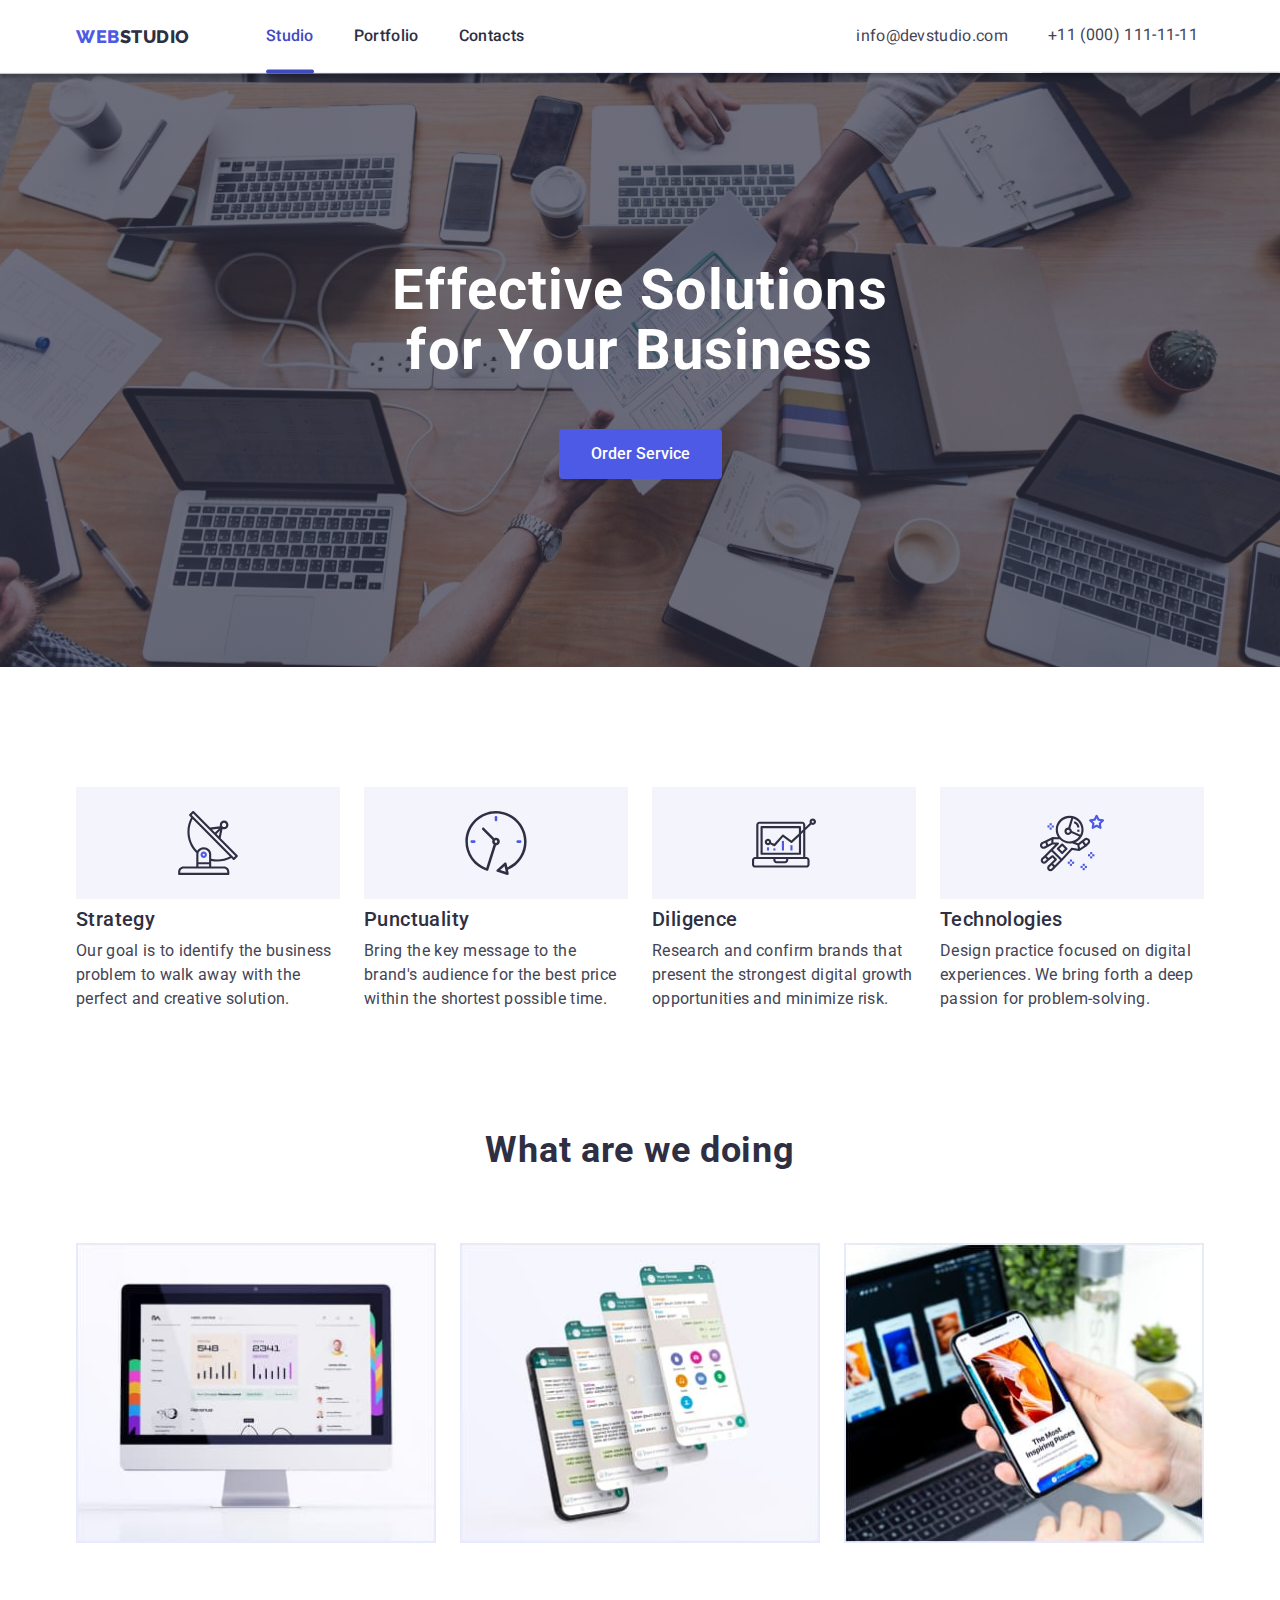
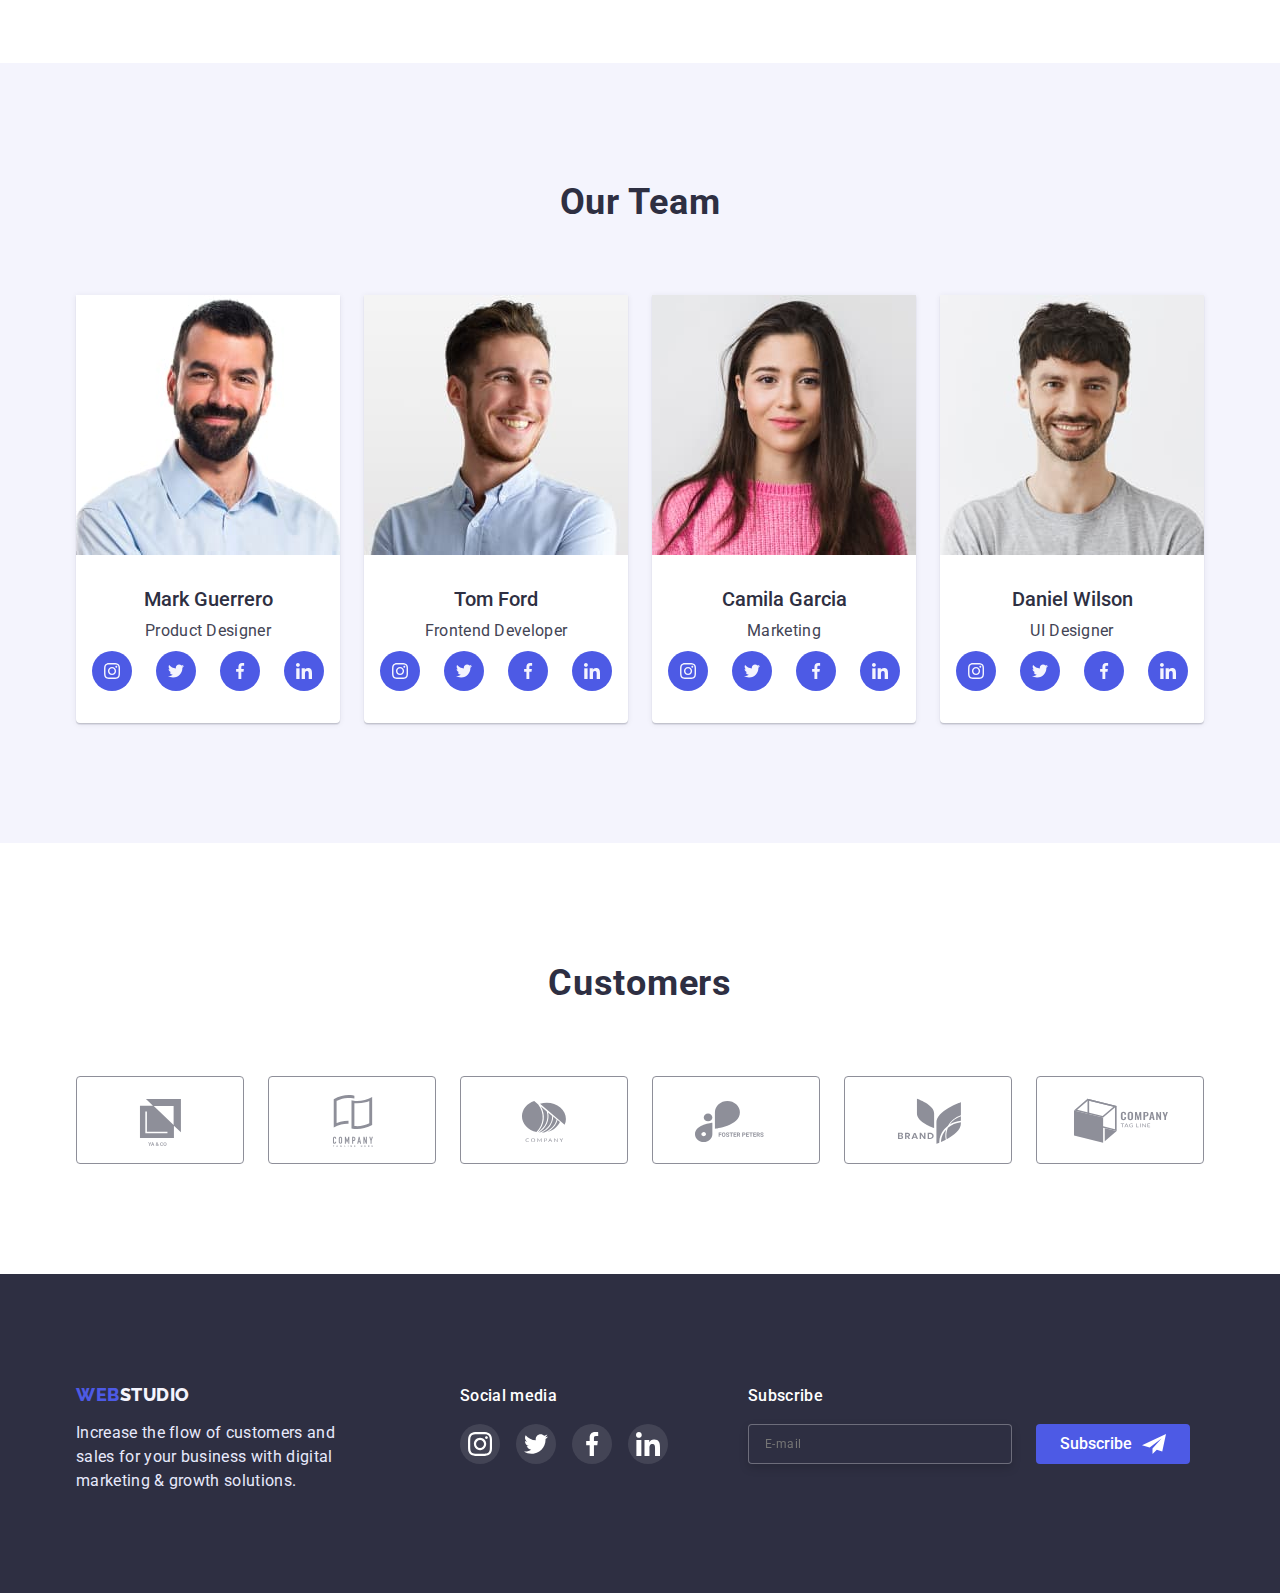
<file: index.html>
<!DOCTYPE html>
<html lang="en">
  <head>
    <meta charset="UTF-8" />
    <meta http-equiv="X-UA-Compatible" content="IE=edge" />
    <meta name="viewport" content="width=device-width, initial-scale=1.0" />
    <title>Document</title>
    <link
      rel="stylesheet"
      href="https://cdn.jsdelivr.net/npm/modern-normalize@1.1.0/modern-normalize.min.css"
    />
    <link rel="preconnect" href="https://fonts.googleapis.com" />
    <link rel="preconnect" href="https://fonts.gstatic.com" crossorigin />
    <link
      href="https://fonts.googleapis.com/css2?family=Raleway:wght@800&family=Roboto:wght@400;500;700;900&display=swap"
      rel="stylesheet"
    />
    <link rel="stylesheet" href="./css/styles.css" />
  </head>

  <body>
    <!--HEADER-->
    <header class="top-header">
      <div class="container page-header-container">
        <nav class="navigation">
          <a class="link logo" href="./index.html"
            ><span class="logo-span">Web</span>Studio</a
          >
          <ul class="menu list">
            <li class="menu-item">
              <a class="menu-nav link studio-after" href="./index.html"
                >Studio</a
              >
            </li>
            <li class="menu-item">
              <a class="menu-nav link" href="./portfolio.html">Portfolio</a>
            </li>
            <li class="menu-item">
              <a class="menu-nav link" href="">Contacts</a>
            </li>
          </ul>
        </nav>
        <address class="address-content">
          <ul class="list contact">
            <li>
              <a class="link mail address" href="mailto:info@devstudio.com"
                >info@devstudio.com</a
              >
            </li>
            <li class="number">
              <a class="phone-number link address" href="tel:+110001111111"
                >+11 (000) 111-11-11</a
              >
            </li>
          </ul>
        </address>
      </div>
    </header>
    <!--PAGE-->
    <main>
      <!--SECTION1-->
      <section class="hero-background section">
        <div class="container page-hero-container">
          <h1 class="hero">Effective Solutions for Your Business</h1>
          <button class="modal-btn modal-text" type="button" data-modal-open>
            Order Service
          </button>
        </div>
      </section>
      <!-- SECTION2 -->
      <section class="start">
        <div class="container page-start-container">
          <h2 class="visually-hidden">Qualities</h2>
          <ul class="list start-item">
            <li class="start-paragraph-text">
              <div class="decorative-container">
                <svg class="decorative-icons" width="64" height="64">
                  <use href="./images/icons.svg#icon-antenna"></use>
                </svg>
              </div>
              <h3 class="start-paragraph">Strategy</h3>
              <p class="start-text">
                Our goal is to identify the business problem to walk away with
                the perfect and creative solution.
              </p>
            </li>
            <li class="start-paragraph-text">
              <div class="decorative-container">
                <svg class="decorative-icons" width="64" height="64">
                  <use href="./images/icons.svg#icon-clock"></use>
                </svg>
              </div>
              <h3 class="start-paragraph">Punctuality</h3>
              <p class="start-text">
                Bring the key message to the brand's audience for the best price
                within the shortest possible time.
              </p>
            </li>
            <li class="start-paragraph-text">
              <div class="decorative-container">
                <svg class="decorative-icons" width="64" height="64">
                  <use href="./images/icons.svg#icon-diagram"></use>
                </svg>
              </div>
              <h3 class="start-paragraph">Diligence</h3>
              <p class="start-text">
                Research and confirm brands that present the strongest digital
                growth opportunities and minimize risk.
              </p>
            </li>
            <li class="start-paragraph-text">
              <div class="decorative-container">
                <svg class="decorative-icons" width="64" height="64">
                  <use href="./images/icons.svg#icon-astronaut"></use>
                </svg>
              </div>
              <h3 class="start-paragraph">Technologies</h3>
              <p class="start-text">
                Design practice focused on digital experiences. We bring forth a
                deep passion for problem-solving.
              </p>
            </li>
          </ul>
        </div>
      </section>
      <!-- SECTION3 -->
      <section class="content">
        <div class="container page-content-container">
          <h2 class="subject">What are we doing</h2>
          <ul class="list content-container-item">
            <li class="content-item">
              <img
                class="content-pic"
                src="./images/rectanglea.jpg"
                alt="monitor"
                width="360"
              />
            </li>
            <li class="content-item">
              <img
                class="content-pic"
                src="./images/rectangleb.jpg"
                alt="phone screen copies"
                width="360"
              />
            </li>
            <li class="content-item">
              <img
                class="content-pic"
                src="./images/rectanglec.jpg"
                alt="phone in hand and laptop"
                width="360"
              />
            </li>
          </ul>
        </div>
      </section>
      <!-- SECTION4 -->
      <section class="aside">
        <div class="container">
          <h2 class="subject">Our Team</h2>
          <ul class="list aside-container-item">
            <li class="aside-item">
              <img
                class="aside-pic"
                src="./images/imga.jpg"
                alt="man"
                width="264"
              />
              <div class="container-subtitle-aside">
                <h3 class="subtitle">Mark Guerrero</h3>
                <p class="aside-desc">Product Designer</p>
                <ul class="list socials-list">
                  <li class="socials-item">
                    <a class="socials-link" href="https://www.instagram.com/">
                      <svg class="socials-icon" width="16" height="16">
                        <use href="./images/icons.svg#icon-instagram"></use>
                      </svg>
                    </a>
                  </li>
                  <li class="socials-item">
                    <a class="socials-link" href="https://twitter.com/">
                      <svg class="socials-icon" width="16" height="16">
                        <use href="./images/icons.svg#icon-twitter"></use>
                      </svg>
                    </a>
                  </li>
                  <li class="socials-item">
                    <a class="socials-link" href="https://www.facebook.com">
                      <svg class="socials-icon" width="16" height="16">
                        <use href="./images/icons.svg#icon-facebook"></use>
                      </svg>
                    </a>
                  </li>
                  <li class="socials-item">
                    <a class="socials-link" href="https://ru.linkedin.com/">
                      <svg class="socials-icon" width="16" height="16">
                        <use href="./images/icons.svg#icon-linkedin"></use>
                      </svg>
                    </a>
                  </li>
                </ul>
              </div>
            </li>
            <li class="aside-item">
              <img
                class="aside-pic"
                src="./images/imgb.jpg"
                alt="man"
                width="264"
              />
              <div class="container-subtitle-aside">
                <h3 class="subtitle">Tom Ford</h3>
                <p class="aside-desc">Frontend Developer</p>
                <ul class="list socials-list">
                  <li class="socials-item">
                    <a class="socials-link" href="https://www.instagram.com/">
                      <svg class="socials-icon" width="16" height="16">
                        <use href="./images/icons.svg#icon-instagram"></use>
                      </svg>
                    </a>
                  </li>
                  <li class="socials-item">
                    <a class="socials-link" href="https://twitter.com/">
                      <svg class="socials-icon" width="16" height="16">
                        <use href="./images/icons.svg#icon-twitter"></use>
                      </svg>
                    </a>
                  </li>
                  <li class="socials-item">
                    <a class="socials-link" href="https://www.facebook.com">
                      <svg class="socials-icon" width="16" height="16">
                        <use href="./images/icons.svg#icon-facebook"></use>
                      </svg>
                    </a>
                  </li>
                  <li class="socials-item">
                    <a class="socials-link" href="https://ru.linkedin.com/">
                      <svg class="socials-icon" width="16" height="16">
                        <use href="./images/icons.svg#icon-linkedin"></use>
                      </svg>
                    </a>
                  </li>
                </ul>
              </div>
            </li>
            <li class="aside-item">
              <img
                class="aside-pic"
                src="./images/imgc.jpg"
                alt="nice woman"
                width="264"
              />
              <div class="container-subtitle-aside">
                <h3 class="subtitle">Camila Garcia</h3>
                <p class="aside-desc">Marketing</p>
                <ul class="list socials-list">
                  <li class="socials-item">
                    <a class="socials-link" href="https://www.instagram.com/">
                      <svg class="socials-icon" width="16" height="16">
                        <use href="./images/icons.svg#icon-instagram"></use>
                      </svg>
                    </a>
                  </li>
                  <li class="socials-item">
                    <a class="socials-link" href="https://twitter.com/">
                      <svg class="socials-icon" width="16" height="16">
                        <use href="./images/icons.svg#icon-twitter"></use>
                      </svg>
                    </a>
                  </li>
                  <li class="socials-item">
                    <a class="socials-link" href="https://www.facebook.com">
                      <svg class="socials-icon" width="16" height="16">
                        <use href="./images/icons.svg#icon-facebook"></use>
                      </svg>
                    </a>
                  </li>
                  <li class="socials-item">
                    <a class="socials-link" href="https://ru.linkedin.com/">
                      <svg class="socials-icon" width="16" height="16">
                        <use href="./images/icons.svg#icon-linkedin"></use>
                      </svg>
                    </a>
                  </li>
                </ul>
              </div>
            </li>
            <li class="aside-item">
              <img
                class="aside-pic"
                src="./images/imgd.jpg"
                alt="man"
                width="264"
              />
              <div class="container-subtitle-aside">
                <h3 class="subtitle">Daniel Wilson</h3>
                <p class="aside-desc">UI Designer</p>
                <ul class="list socials-list">
                  <li class="socials-item">
                    <a class="socials-link" href="https://www.instagram.com/">
                      <svg class="socials-icon" width="16" height="16">
                        <use href="./images/icons.svg#icon-instagram"></use>
                      </svg>
                    </a>
                  </li>
                  <li class="socials-item">
                    <a class="socials-link" href="https://twitter.com/">
                      <svg class="socials-icon" width="16" height="16">
                        <use href="./images/icons.svg#icon-twitter"></use>
                      </svg>
                    </a>
                  </li>
                  <li class="socials-item">
                    <a class="socials-link" href="https://www.facebook.com">
                      <svg class="socials-icon" width="16" height="16">
                        <use href="./images/icons.svg#icon-facebook"></use>
                      </svg>
                    </a>
                  </li>
                  <li class="socials-item">
                    <a class="socials-link" href="https://ru.linkedin.com/">
                      <svg class="socials-icon" width="16" height="16">
                        <use href="./images/icons.svg#icon-linkedin"></use>
                      </svg>
                    </a>
                  </li>
                </ul>
              </div>
            </li>
          </ul>
        </div>
      </section>
      <!-- SECTION5 -->
      <section class="clients">
        <div class="container">
          <h2 class="clients-subtitle">Customers</h2>
          <ul class="list clients-list">
            <li class="clients-item">
              <a class="clients-link" href="#">
                <svg class="clients-icon" width="104" height="56">
                  <use href="./images/icons.svg#icon-yaco"></use>
                </svg>
              </a>
            </li>
            <li class="clients-item">
              <a class="clients-link" href="#">
                <svg class="clients-icon" width="104" height="56">
                  <use href="./images/icons.svg#icon-heretagline"></use>
                </svg>
              </a>
            </li>
            <li class="clients-item">
              <a class="clients-link" href="#">
                <svg class="clients-icon" width="104" height="56">
                  <use href="./images/icons.svg#icon-company"></use>
                </svg>
              </a>
            </li>
            <li class="clients-item">
              <a class="clients-link" href="#">
                <svg class="clients-icon" width="104" height="56">
                  <use href="./images/icons.svg#icon-fosterpeters"></use>
                </svg>
              </a>
            </li>
            <li class="clients-item">
              <a class="clients-link" href="#">
                <svg class="clients-icon" width="104" height="56">
                  <use href="./images/icons.svg#icon-brand"></use>
                </svg>
              </a>
            </li>
            <li class="clients-item">
              <a class="clients-link" href="#">
                <svg class="clients-icon" width="104" height="56">
                  <use href="./images/icons.svg#icon-tagline"></use>
                </svg>
              </a>
            </li>
          </ul>
        </div>
      </section>
    </main>
    <!--FOOTER-->
    <footer class="holder">
      <div class="container container-holder">
        <div class="page-footer-holder">
          <a class="link logo holder-logo-link" href="./index.html"
            ><span class="logo-span">Web</span>
            <span class="holder-span">Studio</span>
          </a>
          <p class="holder-text">
            Increase the flow of customers and sales for your business with
            digital marketing & growth solutions.
          </p>
        </div>
        <div class="holder-container-icons">
          <h2 class="holder-icon-subtitle">Social media</h2>
          <ul class="list holder-list">
            <li class="holder-item">
              <a class="holder-link" href="https://www.instagram.com/">
                <svg class="holder-icon" width="24" height="24">
                  <use href="./images/icons.svg#icon-instagram"></use>
                </svg>
              </a>
            </li>
            <li class="holder-item">
              <a class="holder-link" href="https://twitter.com/">
                <svg class="holder-icon" width="24" height="24">
                  <use href="./images/icons.svg#icon-twitter"></use>
                </svg>
              </a>
            </li>
            <li class="holder-item">
              <a class="holder-link" href="https://www.facebook.com">
                <svg class="holder-icon" width="24" height="24">
                  <use href="./images/icons.svg#icon-facebook"></use>
                </svg>
              </a>
            </li>
            <li class="holder-item">
              <a class="holder-link" href="https://ru.linkedin.com/">
                <svg class="holder-icon" width="24" height="24">
                  <use href="./images/icons.svg#icon-linkedin"></use>
                </svg>
              </a>
            </li>
          </ul>
        </div>
        <form
          class="form-footer"
          name="subsccribe-form"
          autocomplete="on"
          novalidate
        >
          <div class="form-container-footer">
            <p class="holder-icon-subtitle">Subscribe</p>
            <input
              class="input-footer place-input-footer"
              type="email"
              name="subscribe-user"
              placeholder="E-mail"
              aria-label="email"
            />
          </div>
          <button class="modal-btn modal-text exclusiv-btnform" type="submit">
            Subscribe
            <svg class="butticon-footer" width="24" height="24">
              <use href="./images/icons.svg#icon-iconsend"></use>
            </svg>
          </button>
        </form>
      </div>
    </footer>
    <div class="backdrop is-hidden" data-modal>
      <div class="modal-window">
        <button type="button" class="modal-close-window" data-modal-close>
          <svg class="iconbutton" width="8" height="8">
            <use href="./images/icons.svg#icon-closebutton"></use>
          </svg>
        </button>
        <form class="form" name="contact-form" autocomplete="on" novalidate>
          <p class="paragraph-form">
            Leave your contacts and we will call you back
          </p>
          <label class="form-label" for="user-name">Name</label>
          <span class="span-input-svg">
            <input
              class="form-input"
              id="user-name"
              type="text"
              name="user-name"
              required
            />
            <svg class="form-icon" width="18" height="18">
              <use href="./images/icons.svg#icon-person"></use>
            </svg>
          </span>
          <label class="form-labels form-label" for="user-phone">Phone</label>
          <span class="span-input-svg">
            <input
              class="form-input"
              id="user-phone"
              type="tel"
              name="user-phone"
              required
            />
            <svg class="form-icon" width="18" height="24">
              <use href="./images/icons.svg#icon-phone"></use>
            </svg>
          </span>
          <label class="form-labels form-label" for="email">Email</label>
          <span class="span-input-svg">
            <input
              class="form-input"
              id="email"
              type="text"
              name="email"
              required
            />
            <svg class="form-icon" width="18" height="24">
              <use href="./images/icons.svg#icon-email"></use>
            </svg>
          </span>

          <label class="form-labels form-label" for="user-comment"
            >Comment</label
          >
          <textarea
            class="form-textarea"
            name="user-comment"
            id="user-comment"
            placeholder="Text input"
          >
          </textarea>
          <div class="container-checkbox">
            <label class="agreement-form">
              <input
                class="visually-hidden input-checkbox"
                type="checkbox"
                name="agreement"
              />
              <span class="span-check"></span>
              I accept the terms and conditions of the
              <a class="link-form" href="#">Privacy Policy</a>
            </label>
          </div>
          <button class="modal-btn modal-text button-submit-form" type="submit">
            Send
          </button>
        </form>
      </div>
    </div>
    <script src="./js/modal.js"></script>
  </body>
</html>
</file>
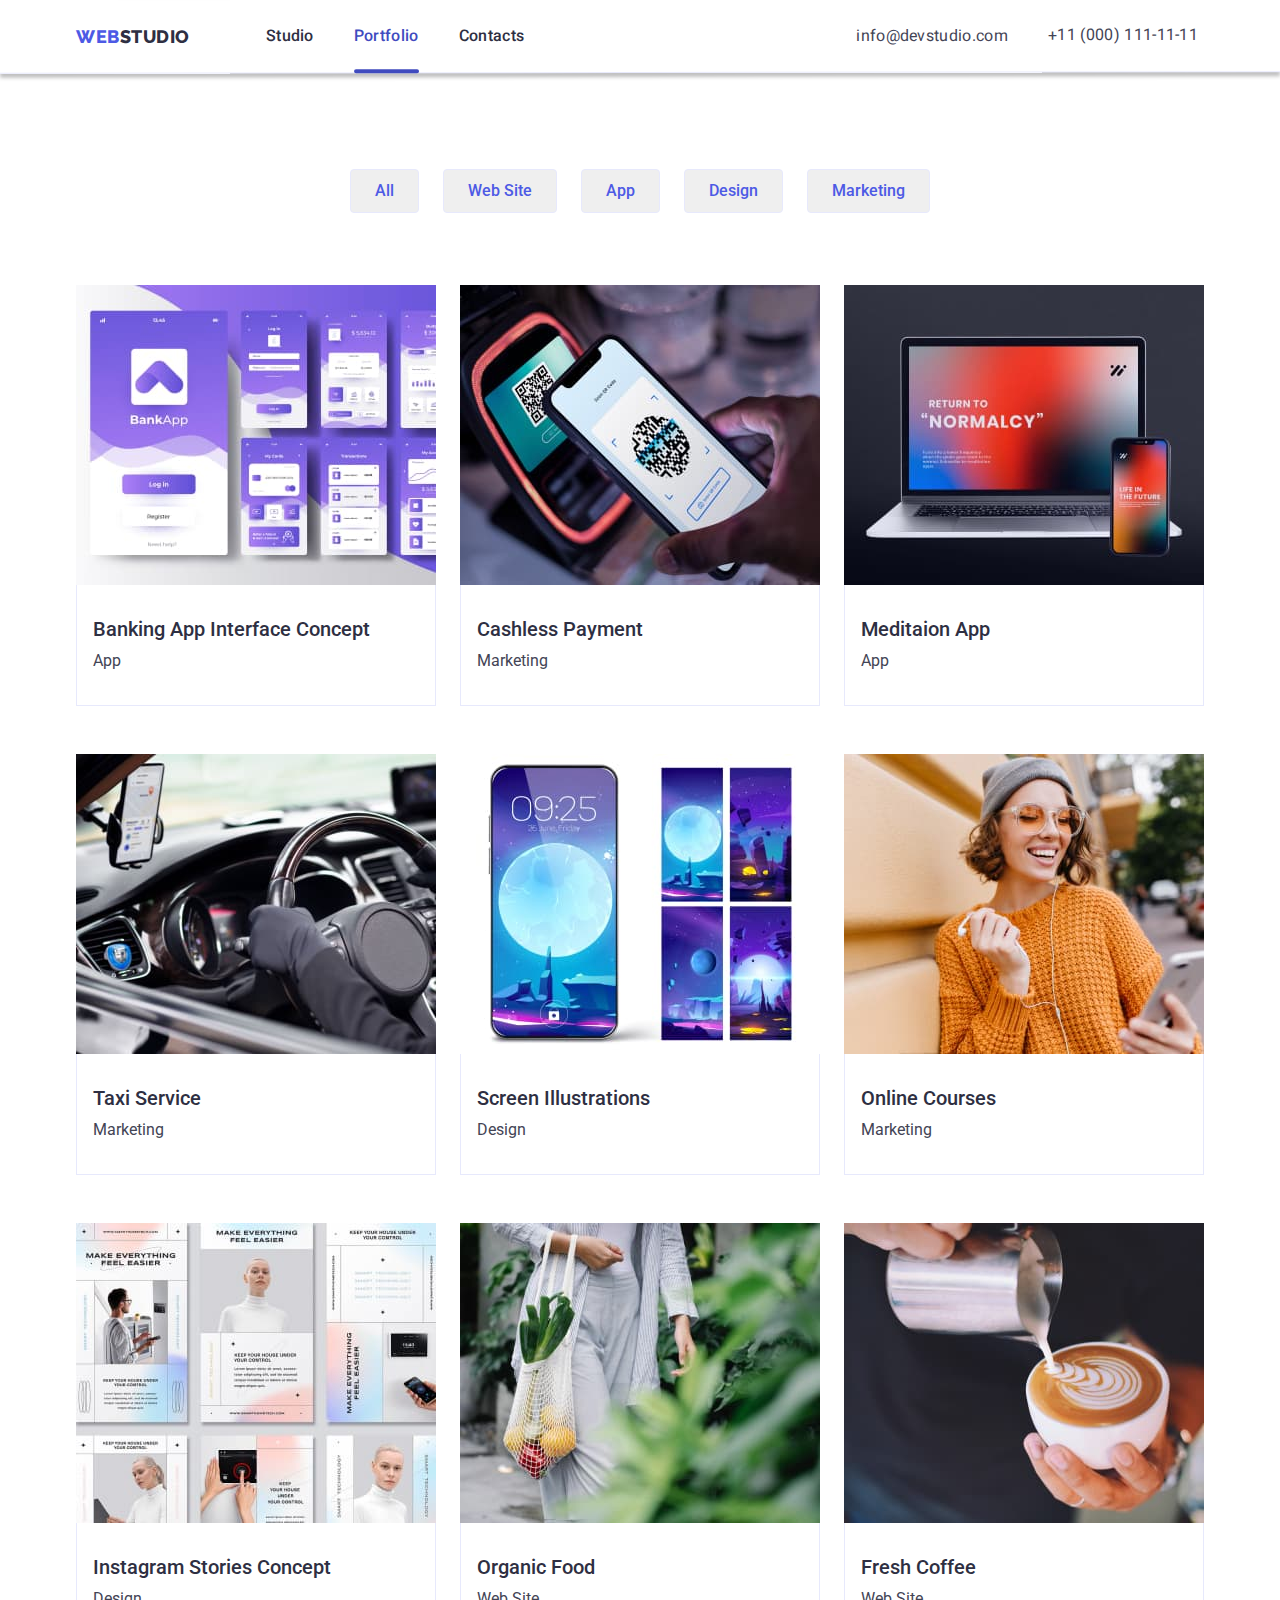
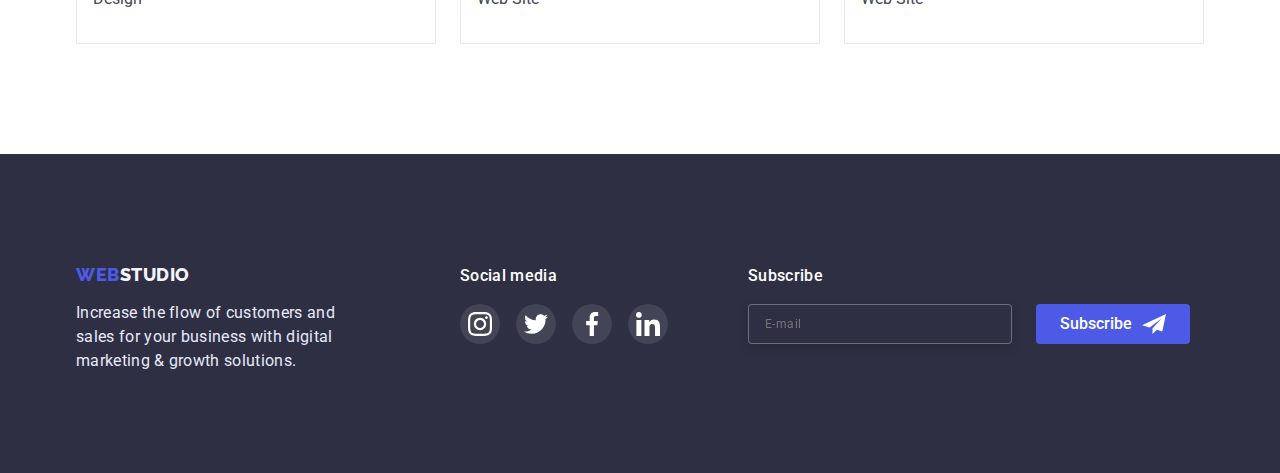
<file: portfolio.html>
<!DOCTYPE html>
<html lang="en">
  <head>
    <meta charset="UTF-8" />
    <meta http-equiv="X-UA-Compatible" content="IE=edge" />
    <meta name="viewport" content="width=device-width, initial-scale=1.0" />
    <title>Document</title>
    <link
      rel="stylesheet"
      href="https://cdn.jsdelivr.net/npm/modern-normalize@1.1.0/modern-normalize.min.css"
    />
    <link rel="preconnect" href="https://fonts.googleapis.com" />
    <link rel="preconnect" href="https://fonts.gstatic.com" crossorigin />
    <link
      href="https://fonts.googleapis.com/css2?family=Raleway:wght@800&family=Roboto:wght@400;500;700;900&display=swap"
      rel="stylesheet"
    />
    <link rel="stylesheet" href="./css/styles.css" />
  </head>
  <body>
    <!-- HEADER -->
    <header class="top-header">
      <div class="container page-header-container">
        <nav class="navigation">
          <a class="link logo" href="./index.html"
            ><span class="logo-span">Web</span>Studio</a
          >
          <ul class="menu list">
            <li class="menu-item">
              <a class="menu-nav link" href="./index.html">Studio</a>
            </li>
            <li class="menu-item">
              <a class="menu-nav link studio-after" href="./portfolio.html"
                >Portfolio</a
              >
            </li>
            <li class="menu-item">
              <a class="menu-nav link" href="">Contacts</a>
            </li>
          </ul>
        </nav>
        <address class="address-content">
          <ul class="list contact">
            <li>
              <a class="link mail address" href="mailto:info@devstudio.com"
                >info@devstudio.com</a
              >
            </li>
            <li class="number">
              <a class="phone-number link address" href="tel:+110001111111"
                >+11 (000) 111-11-11</a
              >
            </li>
          </ul>
        </address>
      </div>
    </header>
    <!-- PAGE -->
    <main>
      <section class="section-portfolio section">
        <div class="container">
          <h1 class="visually-hidden">Portfolio</h1>
          <ul class="list buttons">
            <li class="buttons-item">
              <button class="modal-button button-text" type="button">
                All
              </button>
            </li>
            <li class="buttons-item">
              <button class="modal-button button-text" type="button">
                Web Site
              </button>
            </li>
            <li class="buttons-item">
              <button class="modal-button button-text" type="button">
                App
              </button>
            </li>
            <li class="buttons-item">
              <button class="modal-button button-text" type="button">
                Design
              </button>
            </li>
            <li class="buttons-item">
              <button class="modal-button button-text" type="button">
                Marketing
              </button>
            </li>
          </ul>
          <!-- UL2 -->
          <ul class="list images">
            <li class="picture-item">
              <a href="#" class="images-link-picture link description">
                <div class="subject-images-description">
                  <img
                    class="images-picture"
                    src="./images/interface.jpg"
                    alt="interface"
                    width="360"
                  />
                  <div class="subject-text-description">
                    <p>
                      14 Stylish and User-Friendly App Design Concepts · Task
                      Manager App · Calorie Tracker App · Exotic Fruit Ecommerce
                      App · Cloud Storage App
                    </p>
                  </div>
                </div>
                <div class="subject-text-container">
                  <h2 class="images-subject">Banking App Interface Concept</h2>
                  <p class="images-text">App</p>
                </div>
              </a>
            </li>
            <li class="picture-item">
              <a href="#" class="images-link-picture link description">
                <div class="subject-images-description">
                  <img
                    class="images-picture"
                    src="./images/phoneqr.jpg"
                    alt="phoneqrcod"
                    width="360"
                  />
                  <div class="subject-text-description">
                    <p>
                      14 Stylish and User-Friendly App Design Concepts · Task
                      Manager App · Calorie Tracker App · Exotic Fruit Ecommerce
                      App · Cloud Storage App
                    </p>
                  </div>
                </div>
                <div class="subject-text-container">
                  <h2 class="images-subject">Cashless Payment</h2>
                  <p class="images-text">Marketing</p>
                </div>
              </a>
            </li>
            <li class="picture-item">
              <a href="#" class="images-link-picture link description">
                <div class="subject-images-description">
                  <img
                    class="images-picture"
                    src="./images/gadgets.jpg"
                    alt="gadgets"
                    width="360"
                  />
                  <div class="subject-text-description">
                    <p>
                      14 Stylish and User-Friendly App Design Concepts · Task
                      Manager App · Calorie Tracker App · Exotic Fruit Ecommerce
                      App · Cloud Storage App
                    </p>
                  </div>
                </div>
                <div class="subject-text-container">
                  <h2 class="images-subject">Meditaion App</h2>
                  <p class="images-text">App</p>
                </div>
              </a>
            </li>
            <li class="picture-item">
              <a href="#" class="images-link-picture link description">
                <div class="subject-images-description">
                  <img
                    class="images-picture"
                    src="./images/car.jpg"
                    alt="car"
                    width="360"
                  />
                  <div class="subject-text-description">
                    <p>
                      14 Stylish and User-Friendly App Design Concepts · Task
                      Manager App · Calorie Tracker App · Exotic Fruit Ecommerce
                      App · Cloud Storage App
                    </p>
                  </div>
                </div>
                <div class="subject-text-container">
                  <h2 class="images-subject">Taxi Service</h2>
                  <p class="images-text">Marketing</p>
                </div>
              </a>
            </li>
            <li class="picture-item">
              <a href="#" class="images-link-picture link description">
                <div class="subject-images-description">
                  <img
                    class="images-picture"
                    src="./images/phone.jpg"
                    alt="phonescreen"
                    width="360"
                  />
                  <div class="subject-text-description">
                    <p>
                      14 Stylish and User-Friendly App Design Concepts · Task
                      Manager App · Calorie Tracker App · Exotic Fruit Ecommerce
                      App · Cloud Storage App
                    </p>
                  </div>
                </div>
                <div class="subject-text-container">
                  <h2 class="images-subject">Screen Illustrations</h2>
                  <p class="images-text">Design</p>
                </div>
              </a>
            </li>
            <li class="picture-item">
              <a href="#" class="images-link-picture link description">
                <div class="subject-images-description">
                  <img
                    class="images-picture"
                    src="./images/womansmile.jpg"
                    alt="womansmile"
                    width="360"
                  />
                  <div class="subject-text-description">
                    <p>
                      14 Stylish and User-Friendly App Design Concepts · Task
                      Manager App · Calorie Tracker App · Exotic Fruit Ecommerce
                      App · Cloud Storage App
                    </p>
                  </div>
                </div>
                <div class="subject-text-container">
                  <h2 class="images-subject">Online Courses</h2>
                  <p class="images-text">Marketing</p>
                </div>
              </a>
            </li>
            <li class="picture-item">
              <a href="#" class="images-link-picture link description">
                <div class="subject-images-description">
                  <img
                    class="images-picture"
                    src="./images/panelsetup.jpg"
                    alt="panelsetup"
                    width="360"
                  />
                  <div class="subject-text-description">
                    <p>
                      14 Stylish and User-Friendly App Design Concepts · Task
                      Manager App · Calorie Tracker App · Exotic Fruit Ecommerce
                      App · Cloud Storage App
                    </p>
                  </div>
                </div>
                <div class="subject-text-container">
                  <h2 class="images-subject">Instagram Stories Concept</h2>
                  <p class="images-text">Design</p>
                </div>
              </a>
            </li>
            <li class="picture-item">
              <a href="#" class="images-link-picture link description">
                <div class="subject-images-description">
                  <img
                    class="images-picture"
                    src="./images/womaningray.jpg"
                    alt="womaningray"
                    width="360"
                  />
                  <div class="subject-text-description">
                    <p>
                      14 Stylish and User-Friendly App Design Concepts · Task
                      Manager App · Calorie Tracker App · Exotic Fruit Ecommerce
                      App · Cloud Storage App
                    </p>
                  </div>
                </div>
                <div class="subject-text-container">
                  <h2 class="images-subject">Organic Food</h2>
                  <p class="images-text">Web Site</p>
                </div>
              </a>
            </li>
            <li class="picture-item">
              <a href="#" class="images-link-picture link description">
                <div class="subject-images-description">
                  <img
                    class="images-picture"
                    src="./images/coffee.jpg"
                    alt="coffee"
                    width="360"
                  />
                  <div class="subject-text-description">
                    <p>
                      14 Stylish and User-Friendly App Design Concepts · Task
                      Manager App · Calorie Tracker App · Exotic Fruit Ecommerce
                      App · Cloud Storage App
                    </p>
                  </div>
                </div>
                <div class="subject-text-container">
                  <h2 class="images-subject">Fresh Coffee</h2>
                  <p class="images-text">Web Site</p>
                </div>
              </a>
            </li>
          </ul>
        </div>
      </section>
    </main>
    <!-- FOOTER -->
    <footer class="holder section">
      <div class="container container-holder">
        <div class="page-footer-holder">
          <a class="link logo" href="./index.html"
            ><span class="logo-span">Web</span>
            <span class="holder-span">Studio</span></a
          >
          <p class="holder-text">
            Increase the flow of customers and sales for your business with
            digital marketing & growth solutions.
          </p>
        </div>
        <div class="holder-container-icons">
          <h2 class="holder-icon-subtitle">Social media</h2>
          <ul class="list holder-list">
            <li class="holder-item">
              <a class="holder-link" href="https://www.instagram.com/">
                <svg class="holder-icon" width="24" height="24">
                  <use href="./images/icons.svg#icon-instagram"></use>
                </svg>
              </a>
            </li>
            <li class="holder-item">
              <a class="holder-link" href="https://twitter.com/">
                <svg class="holder-icon" width="24" height="24">
                  <use href="./images/icons.svg#icon-twitter"></use>
                </svg>
              </a>
            </li>
            <li class="holder-item">
              <a class="holder-link" href="https://www.facebook.com">
                <svg class="holder-icon" width="24" height="24">
                  <use href="./images/icons.svg#icon-facebook"></use>
                </svg>
              </a>
            </li>
            <li class="holder-item">
              <a class="holder-link" href="https://ru.linkedin.com/">
                <svg class="holder-icon" width="24" height="24">
                  <use href="./images/icons.svg#icon-linkedin"></use>
                </svg>
              </a>
            </li>
          </ul>
        </div>
        <form
          class="form-footer"
          name="subsccribe-form"
          autocomplete="on"
          novalidate
        >
          <div class="form-container-footer">
            <p class="holder-icon-subtitle">Subscribe</p>
            <label>
              <input
                class="input-footer place-input-footer"
                type="email"
                name="subscribe-user"
                placeholder="E-mail"
              />
            </label>
          </div>
          <button class="modal-btn modal-text exclusiv-btnform" type="submit">
            Subscribe
            <svg class="butticon-footer" width="24" height="24">
              <use href="./images/icons.svg#icon-iconsend"></use>
            </svg>
          </button>
        </form>
      </div>
    </footer>
  </body>
</html>
</file>
<file: css/styles.css>
:root {
  --main-color: #434455;
  --main-title-color: #2e2f42;
  --accent-hoverfa-color: #404bbf;
  --phon-white-color: #ffffff;
  --ocean-color: #4d5ae5;
  --phon-special-color: #f4f4fd;
  --additional-color: #e7e9fc;
  --icon-fill-color: #8e8f99;
}
body {
  font-family: 'Roboto', sans-serif;
  font-size: 16px;
  font-weight: 400;
  line-height: 1.5;
  color: var(--main-title-color);
}
.list {
  list-style: none;
  padding: 0;
  margin: 0;
}
.link {
  text-decoration: none;
}

h1,
h2,
h3,
h4,
p {
  margin-top: 0;
  margin-bottom: 0;
}
ul,
ol {
  margin-top: 0;
  margin-bottom: 0;
  padding-left: 0;
}
img {
  display: block;
  max-width: 100%;
  height: auto;
}
button {
  cursor: pointer;
}
.container {
  width: 1158px;
  margin-left: auto;
  margin-right: auto;
  padding-left: 15px;
  padding-right: 15px;
}
.page-header-container {
  display: flex;
}
.navigation {
  display: flex;
  align-items: center;
}
.menu {
  display: flex;
  align-items: center;
}
.contact {
  display: flex;
  align-items: center;
}
.logo {
  margin-right: 76px;
}
.menu-item:not(:last-child) {
  margin-right: 40px;
}
.address-content {
  margin-left: 332px;
}
.number {
  margin-left: 40px;
}
.top-header {
  padding-top: 24px;
  padding-bottom: 24px;
}

.page-hero-container {
  display: flex;
  justify-content: center;
  align-items: center;
  flex-direction: column;
}
.modal-btn {
  display: flex;
  align-items: center;
}
.page-start-container {
  display: flex;
}
.start-item {
  display: flex;
  gap: 24px;
}
.start-paragraph {
  margin-bottom: 8px;
}
.content-container-item {
  display: flex;
  justify-content: center;
}
.content-item:not(:nth-child(3n)) {
  margin-right: 24px;
}
.subject {
  text-align: center;
  margin-bottom: 72px;
}
.aside-container-item {
  display: flex;
  gap: 24px;
}
.aside-item {
  flex-direction: column;
  background-color: var(--phon-white-color);
  box-shadow: 0px 1px 6px rgba(46, 47, 66, 0.08),
    0px 1px 1px rgba(46, 47, 66, 0.16), 0px 2px 1px rgba(46, 47, 66, 0.08);
  border-radius: 0px 0px 4px 4px;
}
.container-subtitle-aside {
  padding-top: 32px;
  padding-bottom: 32px;
}

.subtitle {
  text-align: center;
}
.aside-desc {
  text-align: center;
}

/* ==============================PORTFOLIOFLEX===================== */
.buttons {
  display: flex;
  align-items: center;
  gap: 24px;
  margin-bottom: 72px;
  justify-content: center;
}
.images {
  display: flex;
  column-gap: 24px;
  row-gap: 48px;
  flex-wrap: wrap;
}

.images-subject {
  margin-bottom: 8px;
}

/* ===============================================HEADER================================== */
/*===================================LOGO===============================*/
.top-header {
  border-bottom: 1px solid var(--additional-color);
  box-shadow: 0px 4px 4px rgba(0, 0, 0, 0.25);
  transform: rotate(-0.07deg);
  margin-left: auto;
  margin-right: auto;
}
.logo-span {
  color: var(--ocean-color);
}
.logo {
  font-family: 'Raleway', sans-serif;
  font-weight: 800;
  font-size: 18px;
  line-height: 1.17;
  display: flex;
  align-items: center;
  letter-spacing: 0.03em;
  text-transform: uppercase;
  color: var(--main-title-color);
}
/*===========================NAVIGATION================================*/
.menu-nav {
  font-weight: 500;
  letter-spacing: 0.02em;
  color: var(--main-title-color);
  transition-property: color;
  transition-duration: 250ms;
  transition-timing-function: cubic-bezier(0.4, 0, 0.2, 1);
}
.menu-nav:hover,
.menu-nav:focus {
  color: var(--accent-hoverfa-color);
}

.studio-after {
  position: relative;
  padding-top: 24px;
  padding-bottom: 28px;
  color: var(--accent-hoverfa-color);
}
.studio-after::after {
  content: '';
  bottom: 0;
  left: 0;
  width: 100%;
  height: 4px;
  position: absolute;
  background-color: currentColor;
  border-radius: 2px;
}

/*=================================ADDRESS==============================*/
.mail {
  font-style: normal;
  letter-spacing: 0.02em;
  color: var(--main-color);
}
.phone-number {
  font-style: normal;
  letter-spacing: 0.02em;
  color: var(--main-color);
}
.address :active {
  color: var(--accent-hoverfa-color);
}
.address {
  transition-property: color;
  transition-duration: 250ms;
  transition-timing-function: cubic-bezier(0.4, 0, 0.2, 1);
}
.address:hover,
.address:focus {
  color: var(--accent-hoverfa-color);
}
/*==================================MAIN SECTION1==============================*/
.section {
  padding-top: 188px;
  padding-bottom: 188px;
}
.hero-background {
  max-width: 1440px;
  background-image: linear-gradient(
      rgba(46, 47, 66, 0.7),
      rgba(46, 47, 66, 0.7)
    ),
    url(../images/people-office.jpg);
  background-repeat: no-repeat;
  background-position: 50% 0%;
  background-size: 1440px 600px;
  margin-left: auto;
  margin-right: auto;
}
.hero {
  width: 496px;
  font-weight: 700;
  font-size: 56px;
  line-height: 1.07;
  letter-spacing: 0.02em;
  color: var(--phon-white-color);
  margin-bottom: 48px;
  text-align: center;
}
.modal-btn {
  flex-direction: row;
  padding: 16px 32px;
  gap: 10px;
  background-color: var(--ocean-color);
  border: 1px var(--ocean-color);
  border-radius: 4px;
  padding-top: 16px;
  padding-right: 32px;
  padding-bottom: 16px;
  padding-left: 32px;
  max-width: 169px;
  top: 356px;
  left: 720px;
  transition-property: background-color, opacity;
  transition-duration: 250ms;
  transition-timing-function: cubic-bezier(0.4, 0, 0.2, 1);
}
.modal-btn:hover,
.modal-btn:focus {
  background-color: var(--accent-hoverfa-color);
  opacity: 0.8;
}

.modal-btn:active {
  color: var(--accent-hoverfa-color);
}
.modal-text:active {
  color: var(--phon-white-color);
}
.modal-text {
  font-family: inherit;
  font-weight: 500;
  color: var(--phon-white-color);
  background: var(--ocean-color);
}

.backdrop {
  position: fixed;
  top: 0;
  left: 0;
  width: 100%;
  height: 100%;
  padding: 20px 0;
  background: rgba(0, 0, 0, 0.5);
  transition: opacity 250ms, visibility 250ms;
}

.modal-close-window {
  position: absolute;
  display: flex;
  justify-content: center;
  align-items: center;
  left: 357px;
  top: 24px;
  max-width: 24px;
  max-height: 24px;
  height: 100%;
  width: 100%;
  background-color: var(--additional-color);
  border: 1px solid rgba(0, 0, 0, 0.1);
  border-radius: 50%;
  box-shadow: 0px 1px 3px rgba(0, 0, 0, 0.12), 0px 1px 1px rgba(0, 0, 0, 0.14),
    0px 2px 1px rgba(0, 0, 0, 0.2);
  cursor: pointer;
  transition-property: background-color, fill, box-shadow;
  transition-duration: 250ms;
  transition-timing-function: cubic-bezier(0.4, 0, 0.2, 1);
}
.modal-close-window:hover,
.modal-close-window:focus {
  background-color: var(--accent-hoverfa-color);
  fill: var(--phon-white-color);
  box-shadow: none;
}

.iconbutton {
  display: flex;
  align-items: center;
  justify-content: center;
}
.modal-window {
  position: absolute;
  overflow: hidden;
  top: 50%;
  left: 50%;
  width: 100%;
  max-width: 408px;
  background-color: #fcfcfc;
  box-shadow: 0px 1px 1px rgba(0, 0, 0, 0.14), 0px 1px 3px rgba(0, 0, 0, 0.12),
    0px 2px 1px rgba(0, 0, 0, 0.2);
  border-radius: 4px;
  transition-property: transform;
  transition-duration: 250ms;
  transition-timing-function: cubic-bezier(0.4, 0, 0.2, 1);
  transform: scale(1);
  transform: translate(-50%, -50%);
  padding: 72px 24px 24px;
}

.modal-window:hover {
  animation-name: magicbackcolor;
  animation-duration: 2500ms;
  animation-timing-function: cubic-bezier(0.895, 0.03, 0.685, 0.22);
  animation-iteration-count: infinite;
  animation-fill-mode: none;
}
@keyframes magicbackcolor {
  0% {
    background-color: var(--phon-white-color);
  }
  50% {
    background-color: #31d0aa;
  }
  100% {
    background-color: var(--phon-white-color);
  }
}

.is-hidden {
  opacity: 0;
  visibility: auto;
  pointer-events: none;
}
/*=====================================SECTION2==============================*/

.start {
  padding-top: 120px;
  padding-bottom: 60px;
}
.start-paragraph-text {
  width: 264px;
}
.start-paragraph {
  font-weight: 500;
  font-size: 20px;
  line-height: 1.2;
  letter-spacing: 0.02em;
  color: var(--main-title-color);
}
.start-text {
  letter-spacing: 0.02em;
  color: var(--main-color);
}

/*=====================================SECTION3=============================*/
.content {
  padding-top: 60px;
  padding-bottom: 120px;
}
.subject {
  font-weight: 700;
  font-size: 36px;
  line-height: 1.11;
  letter-spacing: 0.02em;
  color: var(--main-title-color);
}
.content-pic {
  background: linear-gradient(
    0deg,
    rgba(77, 90, 229, 0.1),
    rgba(77, 90, 229, 0.1)
  );
  background-blend-mode: soft-light, normal;
  border: 1px solid var(--additional-color);
}
.start, /*SECTION2*/
.content,/*SECTION3*/
.clients,/*SECTION5*/
.section-portfolio {
  background-color: var(--phon-white-color);
}
/*=========================================SECTION4=================================*/
.subtitle {
  font-weight: 500;
  font-size: 20px;
  line-height: 1.2;
  color: var(--main-title-color);
  margin-bottom: 8px;
}
.aside-desc {
  letter-spacing: 0.02em;
  color: var(--main-color);
}
.aside {
  background-color: var(--phon-special-color);
  padding-top: 120px;
  padding-bottom: 120px;
}
/* ======================================SECTION5========================================= */
.clients {
  padding-top: 120px;
  padding-bottom: 110px;
}
.clients-subtitle {
  font-weight: 700;
  font-size: 36px;
  line-height: 1.12;
  text-align: center;
  letter-spacing: 0.02em;
  color: var(--main-title-color);
  margin-bottom: 72px;
}
.clients-list {
  display: flex;
  gap: 24px;
  justify-content: center;
}
.clients-item {
  width: 168px;
  height: 88px;
}
.clients-link {
  display: flex;
  width: 100%;
  height: 100%;
  align-items: center;
  justify-content: center;
  color: var(--icon-fill-color);
  border: 1px solid var(--icon-fill-color);
  border-radius: 4px;
  transition-property: color, border-color;
  transition-duration: 250ms;
  transition-timing-function: cubic-bezier(0.4, 0, 0.2, 1);
}
.clients-link:hover,
.clients-link:focus {
  color: var(--accent-hoverfa-color);
  border-color: var(--accent-hoverfa-color);
}
.clients-icon {
  fill: currentColor;
}
/*================================FOOTER=====================================*/
.container-holder {
  display: flex;
  align-items: baseline;
}
.holder {
  background: var(--main-title-color);
  padding-top: 110px;
  padding-bottom: 100px;
}
.holder-logo-link {
  width: 115px;
}
.holder-span {
  font-family: 'Raleway', sans-serif;
  font-weight: 800;
  font-size: 18px;
  line-height: 1.17;
  color: var(--phon-special-color);
}
.holder-text {
  line-height: 1.5;
  letter-spacing: 0.02em;
  color: var(--additional-color);
  margin-top: 16px;
  width: 264px;
}
/* =================================ICON FOOTER====================================== */
.holder-icon-subtitle {
  display: flex;
  justify-content: flex-start;
  font-weight: 500;
  font-size: 16px;
  line-height: 1.5;
  letter-spacing: 0.02em;
  color: #ffffff;
  margin-bottom: 16px;
}
.holder-list {
  display: flex;
  gap: 16px;
  justify-content: center;
}
.holder-item {
  width: 40px;
  height: 40px;
}
.holder-link {
  display: flex;
  width: 100%;
  height: 100%;
  border-radius: 50%;
  background-color: rgba(255, 255, 255, 0.1);
  align-items: center;
  justify-content: center;
  fill: var(--phon-white-color);
  transition-property: fill, background-color;
  transition-duration: 250ms;
  transition-timing-function: cubic-bezier(0.4, 0, 0.2, 1);
}
.holder-link:hover,
.holder-link:focus {
  fill: var(--phon-white-color);
  background-color: #31d0aa;
}
.holder-container-icons {
  width: 208px;
  margin-left: 120px;
}
/* ==========================================PORTFOLIO===================================== */
/* HEADER IN STUDIO */
.section-portfolio {
  padding-top: 96px;
  padding-bottom: 110px;
}
.visually-hidden {
  position: absolute;
  width: 1px;
  height: 1px;
  margin: -1px;
  border: 0;
  padding: 0;
  white-space: nowrap;
  clip-path: inset(100%);
  clip: rect(0 0 0 0);
  overflow: hidden;
}
.modal-button {
  border: 1px solid var(--additional-color);
  border-radius: 4px;
  transition-property: background-color, box-shadow, border;
  transition-duration: 250ms;
  transition-timing-function: cubic-bezier(0.4, 0, 0.2, 1);
}
.modal-button:hover,
.modal-button:focus {
  background-color: var(--accent-hoverfa-color);
  box-shadow: 0px 3px 1px rgba(0, 0, 0, 0.1), 0px 2px 1px rgba(0, 0, 0, 0.08),
    0px 2px 2px rgba(0, 0, 0, 0.12);
  border: 1px solid var(--accent-hoverfa-color);
}
.modal-button:active {
  background-color: var(--accent-hoverfa-color);
}

.button-text {
  font-family: inherit;
  font-weight: 500;
  color: var(--ocean-color);
  padding: 12px 24px;
  transition-property: color, background-color, box-shadow, border;
  transition-duration: 250ms;
  transition-timing-function: cubic-bezier(0.4, 0, 0.2, 1);
}
.button-text:hover,
.button-text:focus {
  color: var(--phon-white-color);
}
.images-link-picture {
  display: block;
  transition-property: box-shadow;
  transition-duration: 250ms;
  transition-timing-function: cubic-bezier(0.4, 0, 0.2, 1);
}
.images-link-picture:hover,
.images-link-picture:focus {
  box-shadow: 0px 1px 6px rgba(46, 47, 66, 0.08),
    0px 1px 1px rgba(46, 47, 66, 0.16), 0px 2px 1px rgba(46, 47, 66, 0.08);
}
.subject-text-container {
  background: var(--phon-white-color);
  border: 1px solid var(--additional-color);
  border-top: none;
  padding: 32px 16px;
}
.images-subject {
  width: 290px;
  font-weight: 500;
  font-size: 20px;
  line-height: 1.2;
  color: var(--main-title-color);
}
.images-text {
  color: var(--main-color);
}

.subject-images-description {
  position: relative;
  overflow: hidden;
}
.subject-text-description {
  position: absolute;
  padding: 40px 32px 164px 32px;
  top: 0;
  left: 0;
  width: 100%;
  height: 100%;
  background-color: var(--ocean-color);
  color: var(--phon-special-color);
  transform: translateY(100%);
  transition-property: transform;
  transition-duration: 250ms;
  transition-timing-function: cubic-bezier(0.4, 0, 0.2, 1);
}

.description:hover .subject-text-description,
.description:focus .subject-text-description {
  transform: translateY(0);
}
/* FOOTER IN STUDIO */
/* ======================ICONS====================== */
/* ==================DECORATIVEICONS SECTION2================= */
.decorative-container {
  display: flex;
  justify-content: center;
  background-color: var(--phon-special-color);
  padding-top: 24px;
  padding-bottom: 24px;
  margin-bottom: 8px;
}

/* =========ICONSSOCIAL SECTION4 ========== */
.socials-list {
  display: flex;
  gap: 24px;
  justify-content: center;
  margin-top: 8px;
}
.socials-item {
  width: 40px;
  height: 40px;
}
.socials-link {
  display: flex;
  width: 100%;
  height: 100%;
  background-color: var(--ocean-color);
  border-radius: 50%;
  align-items: center;
  justify-content: center;
  fill: var(--phon-special-color);
  transition-property: background-color;
  transition-duration: 250ms;
  transition-timing-function: cubic-bezier(0.4, 0, 0.2, 1);
}
.socials-link:hover,
.socials-link:focus {
  background-color: var(--accent-hoverfa-color);
}
/* ================================FORM MODAL====================================== */
.paragraph-form {
  font-weight: 500;
  text-align: center;
  letter-spacing: 0.02em;
  color: var(--main-title-color);
  margin-bottom: 16px;
}
.form {
  display: flex;
  flex-wrap: wrap;
  justify-content: center;
}

.form-label {
  display: block;
  font-size: 12px;
  line-height: 1.17;
  letter-spacing: 0.04em;
  color: var(--icon-fill-color);
  margin-bottom: 4px;
  flex-basis: 100%;
}
.form-labels {
  letter-spacing: 0.01em;
}
.form-input {
  width: 100%;
  width: 360px;
  height: 40px;
  border: 1px solid rgba(33, 33, 33, 0.2);
  border-radius: 4px;
  transition-property: border-color;
  transition-duration: 250ms;
  transition-timing-function: cubic-bezier(0.4, 0, 0.2, 1);

  padding-left: 34px;
}

.form-input:hover,
.form-input:focus {
  border-color: var(--accent-hoverfa-color);
  outline: none;
}

.form-textarea {
  height: 120px;
  width: 360px;
  display: flex;
  justify-content: center;
  padding-left: 16px;
  padding-top: 8px;
  border: 1px solid rgba(33, 33, 33, 0.2);
  border-radius: 4px;
  resize: none;
  transition-property: border-color;
  transition-duration: 250ms;
  transition-timing-function: cubic-bezier(0.4, 0, 0.2, 1);
  margin-bottom: 16px;
}
.form-textarea:hover,
.form-textarea:focus {
  border-color: var(--accent-hoverfa-color);
  outline: none;
}
.span-input-svg {
  position: relative;
  margin-bottom: 8px;
}

.form-icon {
  position: absolute;
  top: 50%;
  left: 16px;
  transform: translateY(-50%);
  fill: var(--main-title-color);
  transition-property: fill;
  transition-duration: 250ms;
  transition-timing-function: cubic-bezier(0.4, 0, 0.2, 1);
}
.span-input-svg:hover .form-icon,
.span-input-svg:focus-within .form-icon {
  fill: var(--accent-hoverfa-color);
}

.container-checkbox {
  display: flex;
  align-items: center;
  width: 360px;
  height: 16px;
}
.span-check {
  display: flex;
  border: 1.25px solid var(--main-title-color);
  border-radius: 2px;
  width: 16px;
  height: 16px;
  margin-right: 8px;
}
.input-checkbox:checked + .span-check {
  background-image: url(../images/vector.svg);
  background-size: contain;
  border: none;
}
.agreement-form {
  display: flex;
  justify-content: center;
  align-items: flex-end;
  height: 16px;
  font-size: 12px;
  line-height: 1.17;
  letter-spacing: 0.04em;
  color: #757575;
}
.link-form {
  color: var(--ocean-color);
  margin-left: 5px;
}
.button-submit-form {
  display: flex;
  justify-content: center;
  margin-top: 24px;
  padding: 16px 32px 16px 32px;
  width: 169px;
  height: 56px;
}

/* ===================FORM FOOTER================== */
.form-footer {
  margin-left: 80px;
  display: flex;
  align-items: flex-end;
  gap: 24px;
}

.input-footer {
  width: 264px;
  height: 40px;
  background-color: var(--main-title-color);
  border: 1px solid rgba(255, 255, 255, 0.3);
  filter: drop-shadow(0px 4px 4px rgba(0, 0, 0, 0.15));
  border-radius: 4px;
}
.input-footer:hover,
.input-footer:focus {
  border-color: var(--accent-hoverfa-color);
  outline: none;
}
.place-input-footer {
  font-size: 12px;
  line-height: 2;
  letter-spacing: 0.04em;
  color: rgba(255, 255, 255, 0.6);
  padding-left: 16px;
}
.exclusiv-btnform {
  display: flex;
  align-items: center;
  justify-content: center;
  padding: 8px 24px 8px 24px;
}

.butticon-footer {
  top: 8px;
  left: 117px;
  fill: var(--phon-white-color);
}
</file>
